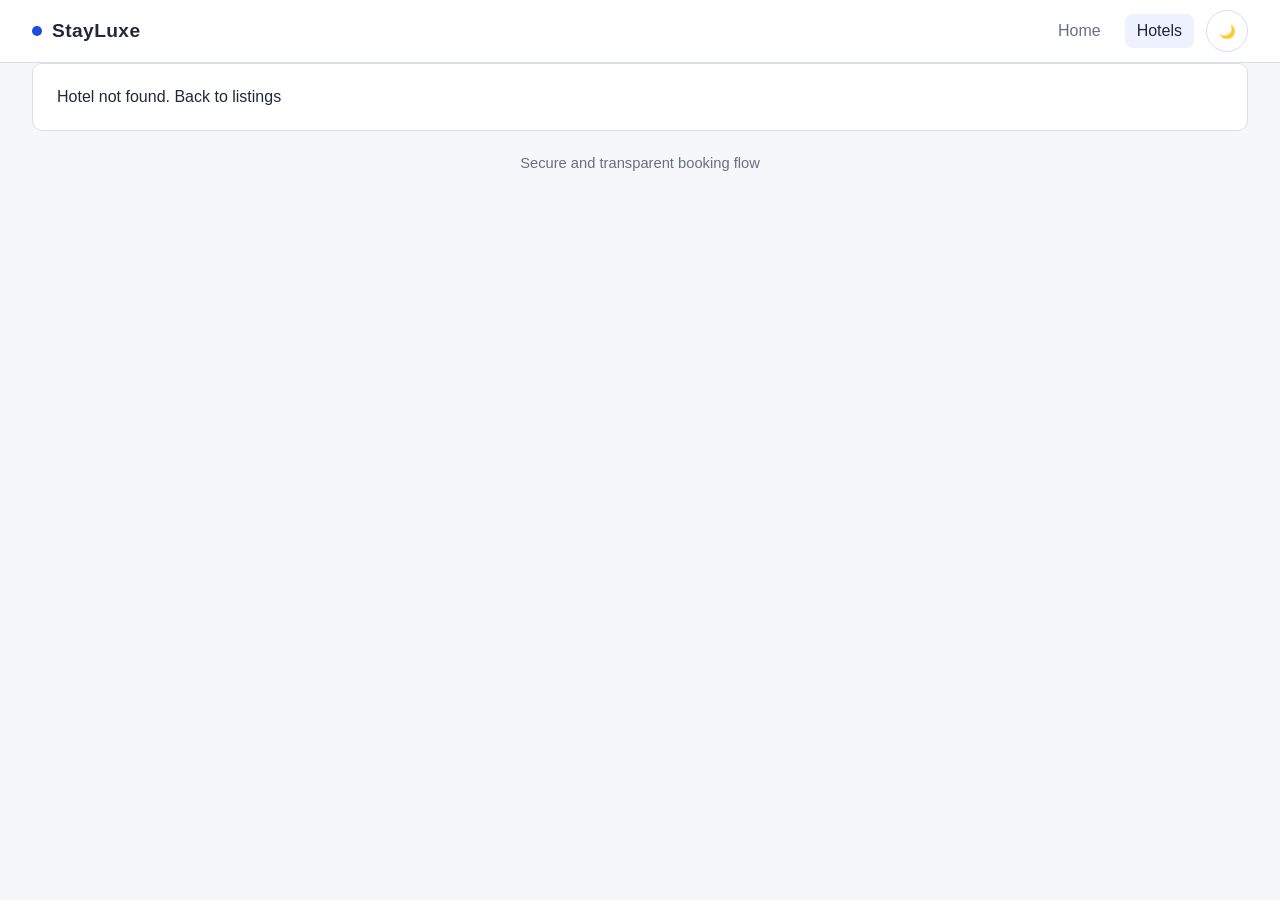
<file: booking.html>
<!DOCTYPE html>
<html lang="en">
  <head>
    <meta charset="UTF-8" />
    <meta name="viewport" content="width=device-width, initial-scale=1.0" />
    <title>StayLuxe • Booking</title>
    <link rel="stylesheet" href="styles/main.css" />
  </head>
  <body>
    <header class="navbar">
      <div class="container nav-inner">
        <a href="index.html" class="brand" data-transition>
          <span class="brand-dot"></span>
          <span>StayLuxe</span>
        </a>
        <nav class="nav-links">
          <a class="nav-link" href="index.html" data-transition>Home</a>
          <a class="nav-link active" href="listings.html" data-transition>Hotels</a>
          <button class="theme-toggle" data-theme-toggle aria-label="Toggle dark mode">🌙</button>
        </nav>
      </div>
    </header>

    <main class="container" data-booking-root>
      <div class="skeleton" style="margin-top:30px"></div>
    </main>

    <footer class="footer">Secure and transparent booking flow</footer>
    <div data-toast-root></div>

    <script type="module" src="js/booking.js"></script>
  </body>
</html>
</file>
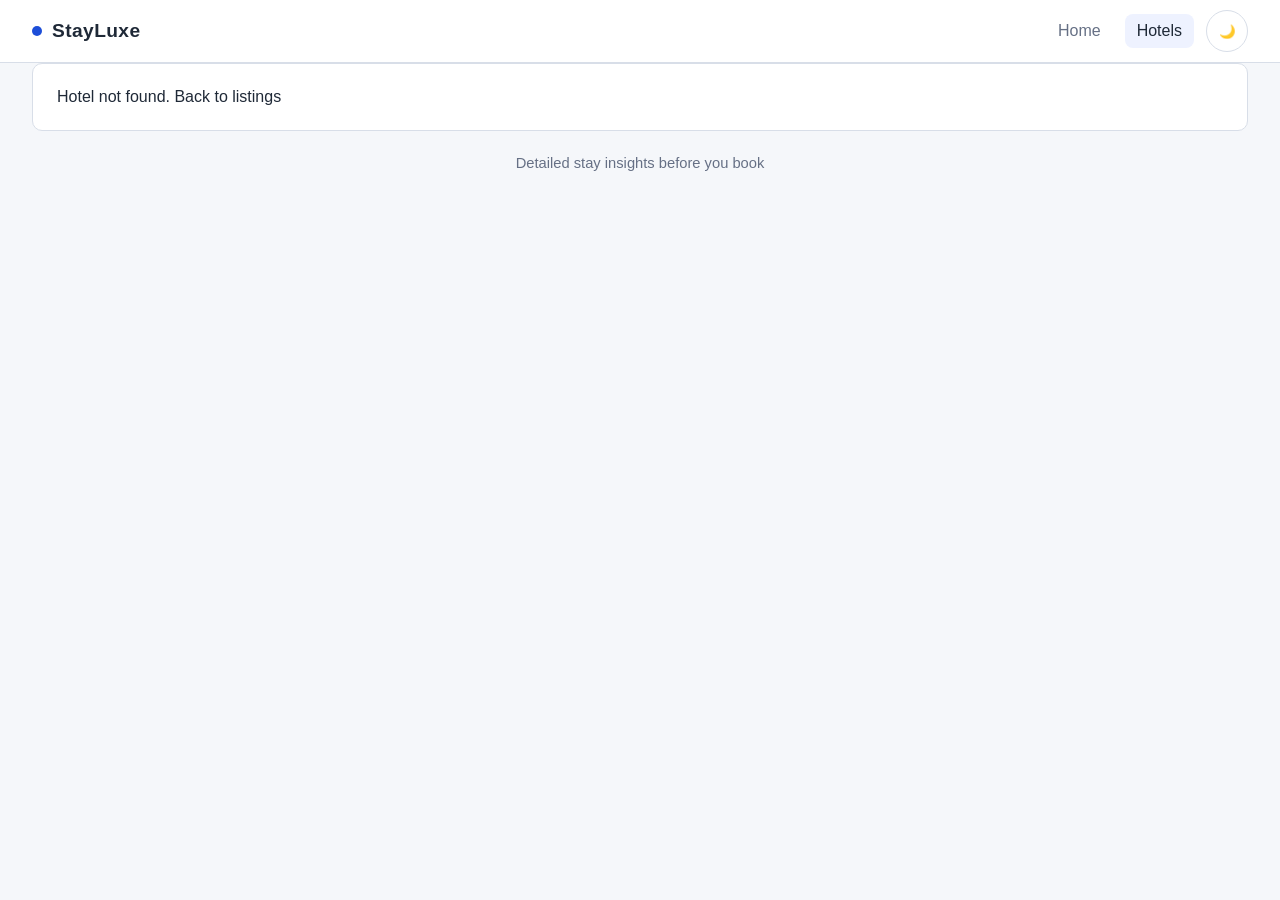
<file: details.html>
<!DOCTYPE html>
<html lang="en">
  <head>
    <meta charset="UTF-8" />
    <meta name="viewport" content="width=device-width, initial-scale=1.0" />
    <title>StayLuxe • Hotel Details</title>
    <link rel="stylesheet" href="styles/main.css" />
  </head>
  <body>
    <header class="navbar">
      <div class="container nav-inner">
        <a href="index.html" class="brand" data-transition>
          <span class="brand-dot"></span>
          <span>StayLuxe</span>
        </a>
        <nav class="nav-links">
          <a class="nav-link" href="index.html" data-transition>Home</a>
          <a class="nav-link active" href="listings.html" data-transition>Hotels</a>
          <button class="theme-toggle" data-theme-toggle aria-label="Toggle dark mode">🌙</button>
        </nav>
      </div>
    </header>

    <main class="container" data-detail-root>
      <div class="skeleton" style="margin-top:30px"></div>
    </main>

    <footer class="footer">Detailed stay insights before you book</footer>
    <div data-toast-root></div>

    <script type="module" src="js/details.js"></script>
  </body>
</html>
</file>
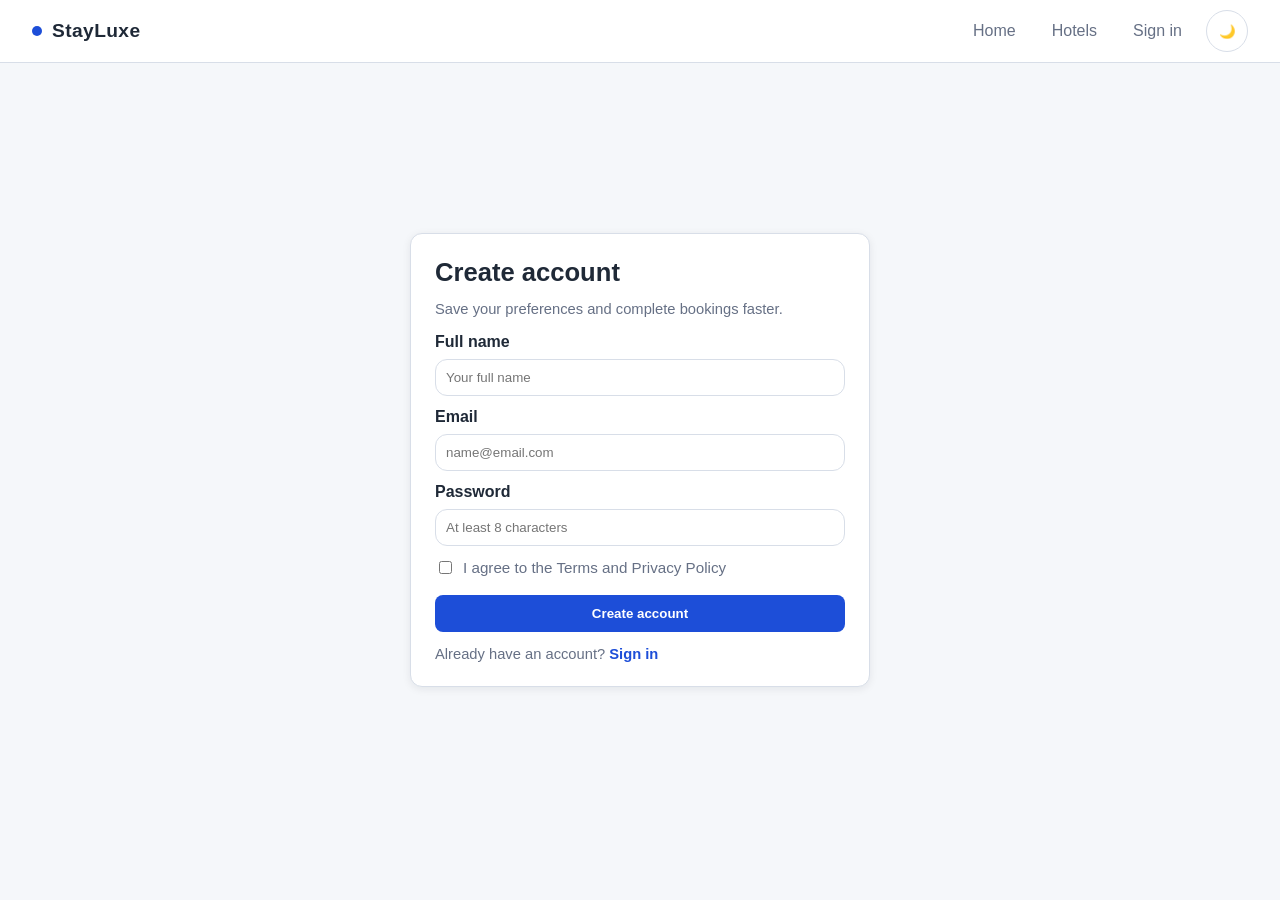
<file: register.html>
<!DOCTYPE html>
<html lang="en">
  <head>
    <meta charset="UTF-8" />
    <meta name="viewport" content="width=device-width, initial-scale=1.0" />
    <title>StayLuxe • Register</title>
    <link rel="stylesheet" href="styles/main.css" />
  </head>
  <body>
    <header class="navbar">
      <div class="container nav-inner">
        <a href="index.html" class="brand" data-transition>
          <span class="brand-dot"></span>
          <span>StayLuxe</span>
        </a>
        <nav class="nav-links">
          <a class="nav-link" href="index.html" data-transition>Home</a>
          <a class="nav-link" href="listings.html" data-transition>Hotels</a>
          <a class="nav-link" href="signin.html" data-transition>Sign in</a>
          <button class="theme-toggle" data-theme-toggle aria-label="Toggle dark mode">🌙</button>
        </nav>
      </div>
    </header>

    <main class="container auth-page">
      <section class="auth-card" data-animate>
        <h1>Create account</h1>
        <p class="meta">Save your preferences and complete bookings faster.</p>

        <form class="auth-form" data-register-form>
          <label class="field">
            <span class="label">Full name</span>
            <input class="input" type="text" name="name" required placeholder="Your full name" />
          </label>

          <label class="field">
            <span class="label">Email</span>
            <input class="input" type="email" name="email" required placeholder="name@email.com" />
          </label>

          <label class="field">
            <span class="label">Password</span>
            <input class="input" type="password" name="password" required placeholder="At least 8 characters" minlength="8" />
          </label>

          <label class="checkbox-row">
            <input type="checkbox" name="agree" required />
            <span>I agree to the Terms and Privacy Policy</span>
          </label>

          <button class="btn btn-primary ripple" type="submit">Create account</button>
        </form>

        <p class="auth-switch">Already have an account? <a href="signin.html" data-transition>Sign in</a></p>
      </section>
    </main>

    <div data-toast-root></div>
    <script type="module" src="js/auth.js"></script>
  </body>
</html>
</file>
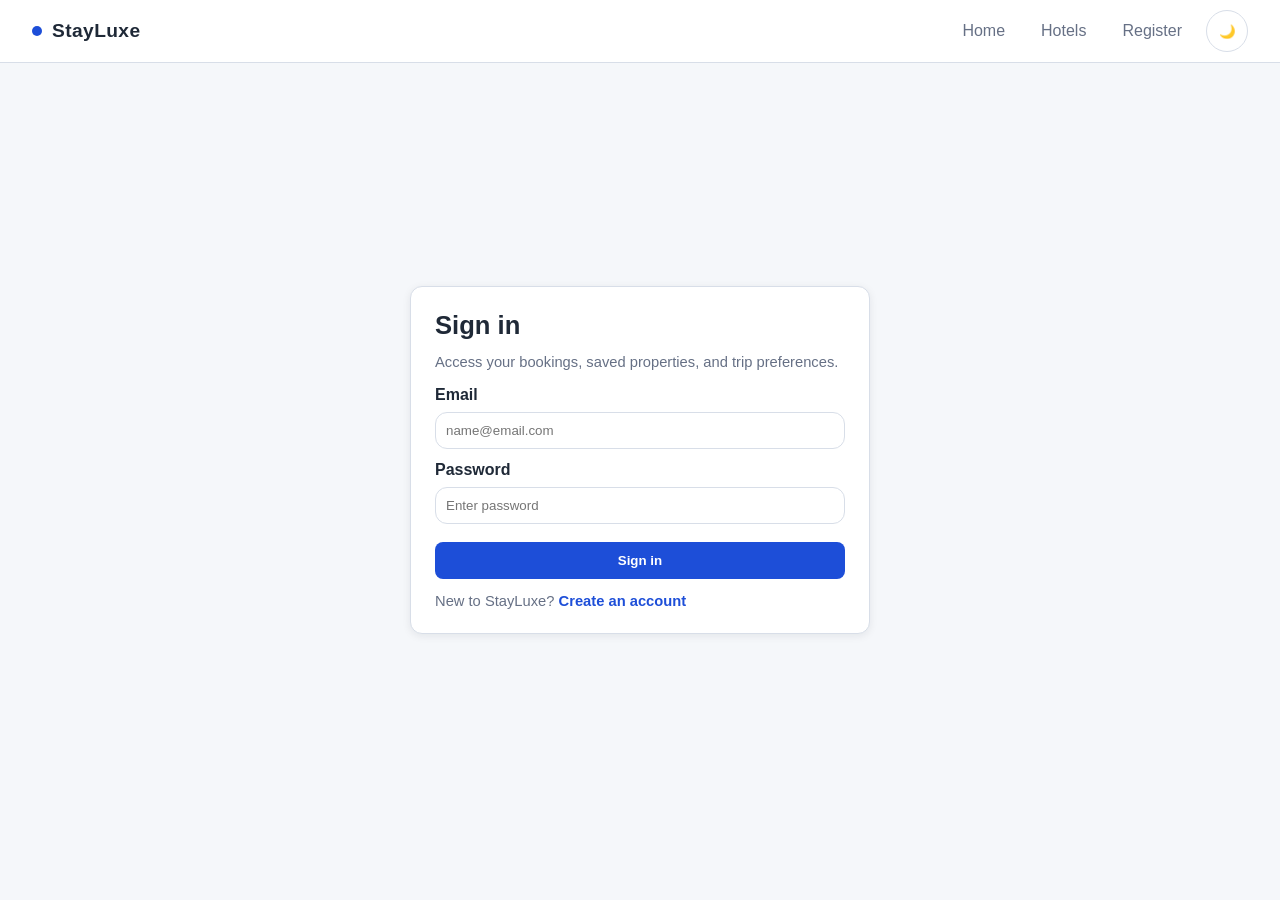
<file: signin.html>
<!DOCTYPE html>
<html lang="en">
  <head>
    <meta charset="UTF-8" />
    <meta name="viewport" content="width=device-width, initial-scale=1.0" />
    <title>StayLuxe • Sign in</title>
    <link rel="stylesheet" href="styles/main.css" />
  </head>
  <body>
    <header class="navbar">
      <div class="container nav-inner">
        <a href="index.html" class="brand" data-transition>
          <span class="brand-dot"></span>
          <span>StayLuxe</span>
        </a>
        <nav class="nav-links">
          <a class="nav-link" href="index.html" data-transition>Home</a>
          <a class="nav-link" href="listings.html" data-transition>Hotels</a>
          <a class="nav-link" href="register.html" data-transition>Register</a>
          <button class="theme-toggle" data-theme-toggle aria-label="Toggle dark mode">🌙</button>
        </nav>
      </div>
    </header>

    <main class="container auth-page">
      <section class="auth-card" data-animate>
        <h1>Sign in</h1>
        <p class="meta">Access your bookings, saved properties, and trip preferences.</p>

        <form class="auth-form" data-signin-form>
          <label class="field">
            <span class="label">Email</span>
            <input class="input" type="email" name="email" required placeholder="name@email.com" />
          </label>

          <label class="field">
            <span class="label">Password</span>
            <input class="input" type="password" name="password" required placeholder="Enter password" minlength="8" />
          </label>

          <button class="btn btn-primary ripple" type="submit">Sign in</button>
        </form>

        <p class="auth-switch">New to StayLuxe? <a href="register.html" data-transition>Create an account</a></p>
      </section>
    </main>

    <div data-toast-root></div>
    <script type="module" src="js/auth.js"></script>
  </body>
</html>
</file>
<file: styles/main.css>
:root {
  --bg: #f4f7ff;
  --bg-alt: #ffffff;
  --text: #111827;
  --text-soft: #5b6479;
  --primary: #4f66ff;
  --primary-2: #8b5cf6;
  --border: rgba(120, 134, 182, 0.25);
  --glass: rgba(255, 255, 255, 0.58);
  --glass-strong: rgba(255, 255, 255, 0.78);
  --shadow: 0 20px 45px rgba(30, 48, 104, 0.12);
  --radius-lg: 24px;
  --radius-md: 16px;
}

:root[data-theme="dark"] {
  --bg: #090d1a;
  --bg-alt: #12192b;
  --text: #eff3ff;
  --text-soft: #9ea9c5;
  --primary: #7b8dff;
  --primary-2: #9f7bff;
  --border: rgba(149, 164, 211, 0.24);
  --glass: rgba(23, 31, 52, 0.6);
  --glass-strong: rgba(19, 27, 46, 0.82);
  --shadow: 0 22px 44px rgba(2, 6, 18, 0.55);
}

* {
  box-sizing: border-box;
}

html,
body {
  margin: 0;
  font-family: Inter, "SF Pro Display", "Segoe UI", sans-serif;
  background: radial-gradient(circle at top right, rgba(98, 109, 255, 0.18), transparent 42%),
    radial-gradient(circle at top left, rgba(155, 93, 255, 0.16), transparent 45%),
    var(--bg);
  color: var(--text);
  min-height: 100%;
}

body {
  opacity: 0;
  transition: opacity 0.24s ease;
}

body.page-enter {
  opacity: 1;
}

body.page-exit {
  opacity: 0;
}

a {
  color: inherit;
  text-decoration: none;
}

.container {
  width: min(1180px, 92%);
  margin: 0 auto;
}

.navbar {
  position: sticky;
  top: 0;
  z-index: 100;
  padding: 14px 0;
  backdrop-filter: blur(18px);
  background: var(--glass);
  border-bottom: 1px solid var(--border);
}

.nav-inner {
  display: flex;
  justify-content: space-between;
  align-items: center;
  gap: 20px;
}

.brand {
  font-weight: 700;
  letter-spacing: 0.4px;
  font-size: 1.2rem;
  display: flex;
  align-items: center;
  gap: 10px;
}

.brand-dot {
  width: 12px;
  height: 12px;
  border-radius: 100%;
  background: linear-gradient(135deg, var(--primary), var(--primary-2));
  box-shadow: 0 0 24px rgba(99, 102, 241, 0.8);
}

.nav-links {
  display: flex;
  gap: 12px;
  align-items: center;
}

.nav-link {
  color: var(--text-soft);
  font-weight: 500;
  padding: 10px 14px;
  border-radius: 999px;
  transition: all 0.25s ease;
}

.nav-link:hover,
.nav-link.active {
  color: var(--text);
  background: var(--glass-strong);
}

.theme-toggle {
  border: 1px solid var(--border);
  background: var(--glass-strong);
  border-radius: 100px;
  width: 42px;
  height: 42px;
  cursor: pointer;
}

.hero {
  padding: 96px 0 84px;
}

.hero-banner {
  position: relative;
  padding: 120px 0 140px;
  border-radius: 32px;
  overflow: hidden;
  background: linear-gradient(130deg, rgba(35, 61, 186, 0.75), rgba(128, 73, 209, 0.72)),
    url("https://images.unsplash.com/photo-1496417263034-38ec4f0b665a?auto=format&fit=crop&w=2000&q=80") center/cover;
  box-shadow: var(--shadow);
}

.hero-content {
  text-align: center;
  color: white;
  width: min(760px, 92%);
  margin: 0 auto;
}

.hero-title {
  margin: 0;
  font-size: clamp(2rem, 4vw, 3.7rem);
  line-height: 1.05;
}

.hero-subtitle {
  margin: 16px auto 0;
  opacity: 0.9;
  font-size: 1.05rem;
}

.search-shell {
  margin: -52px auto 0;
  width: min(1080px, 94%);
  padding: 14px;
  border-radius: 999px;
  backdrop-filter: blur(20px);
  background: var(--glass);
  border: 1px solid var(--border);
  box-shadow: var(--shadow);
}

.search-bar {
  display: grid;
  grid-template-columns: 1.3fr repeat(3, 1fr) auto;
  gap: 8px;
}

.search-field {
  background: var(--glass-strong);
  border: 1px solid transparent;
  border-radius: 999px;
  padding: 10px 14px;
  display: flex;
  flex-direction: column;
}

.search-field:focus-within {
  border-color: rgba(116, 117, 255, 0.6);
}

.field-label {
  font-size: 0.75rem;
  color: var(--text-soft);
  margin-bottom: 5px;
}

.search-field input,
.search-field select {
  border: none;
  background: transparent;
  outline: none;
  color: var(--text);
  font-weight: 600;
}

.btn {
  border: none;
  border-radius: 999px;
  padding: 12px 20px;
  font-weight: 600;
  cursor: pointer;
  transition: transform 0.2s ease, box-shadow 0.25s ease, filter 0.2s ease;
  position: relative;
  overflow: hidden;
}

.btn-primary {
  background: linear-gradient(120deg, var(--primary), var(--primary-2));
  color: white;
  box-shadow: 0 14px 30px rgba(86, 92, 243, 0.45);
}

.btn-secondary {
  background: var(--glass-strong);
  color: var(--text);
  border: 1px solid var(--border);
}

.btn:hover {
  transform: translateY(-2px) scale(1.01);
  filter: brightness(1.03);
}

.section {
  padding: 76px 0;
}

.section-header {
  display: flex;
  justify-content: space-between;
  align-items: flex-end;
  margin-bottom: 24px;
  gap: 18px;
}

.section-title {
  margin: 0;
  font-size: clamp(1.5rem, 2.4vw, 2.1rem);
}

.section-subtitle {
  color: var(--text-soft);
  margin-top: 8px;
}

.dest-grid {
  display: grid;
  grid-template-columns: repeat(4, minmax(0, 1fr));
  gap: 18px;
}

.dest-card,
.hotel-card,
.glass-card,
.booking-card,
.filter-card,
.detail-main {
  border: 1px solid var(--border);
  background: var(--glass-strong);
  border-radius: var(--radius-lg);
  box-shadow: var(--shadow);
}

.dest-card {
  overflow: hidden;
  position: relative;
  min-height: 220px;
  transition: transform 0.25s ease, box-shadow 0.25s ease;
}

.dest-card img {
  width: 100%;
  height: 100%;
  object-fit: cover;
}

.dest-overlay {
  position: absolute;
  inset: auto 0 0 0;
  padding: 16px;
  color: white;
  background: linear-gradient(180deg, transparent, rgba(15, 18, 36, 0.88));
}

.dest-card:hover,
.hotel-card:hover {
  transform: translateY(-6px) scale(1.01);
}

.carousel {
  display: flex;
  gap: 16px;
  overflow-x: auto;
  scroll-snap-type: x mandatory;
  padding-bottom: 6px;
}

.carousel::-webkit-scrollbar {
  height: 8px;
}

.carousel::-webkit-scrollbar-thumb {
  background: rgba(113, 129, 195, 0.45);
  border-radius: 999px;
}

.hotel-card {
  min-width: 315px;
  overflow: hidden;
  transition: transform 0.25s ease, box-shadow 0.25s ease;
  display: flex;
  flex-direction: column;
  position: relative;
  scroll-snap-align: start;
}

.hotel-img {
  height: 206px;
  width: 100%;
  object-fit: cover;
}

.card-body {
  padding: 16px;
  display: grid;
  gap: 12px;
}

.card-head {
  display: flex;
  justify-content: space-between;
  align-items: flex-start;
  gap: 10px;
}

.card-title {
  margin: 0;
  font-size: 1.1rem;
}

.badge {
  border-radius: 999px;
  font-size: 0.8rem;
  font-weight: 700;
  padding: 6px 11px;
  color: white;
  background: linear-gradient(120deg, var(--primary), var(--primary-2));
}

.price {
  font-size: 1.3rem;
  font-weight: 700;
}

.meta {
  color: var(--text-soft);
  font-size: 0.92rem;
}

.favorite-btn {
  position: absolute;
  top: 12px;
  right: 12px;
  border: none;
  border-radius: 50%;
  width: 38px;
  height: 38px;
  cursor: pointer;
  background: rgba(14, 19, 37, 0.5);
  color: #fff;
  backdrop-filter: blur(8px);
}

.favorite-btn.active {
  background: rgba(230, 74, 113, 0.88);
}

.list-layout {
  display: grid;
  grid-template-columns: 310px 1fr;
  gap: 20px;
  align-items: start;
  padding-top: 34px;
}

.sidebar {
  position: sticky;
  top: 88px;
}

.filter-card {
  padding: 18px;
}

.filter-block {
  margin-bottom: 18px;
}

.filter-title {
  margin: 0 0 8px;
  font-size: 0.92rem;
  color: var(--text-soft);
  text-transform: uppercase;
  letter-spacing: 0.07em;
}

.input,
.select {
  width: 100%;
  border: 1px solid var(--border);
  border-radius: 12px;
  background: transparent;
  color: var(--text);
  padding: 10px;
}

.range-value {
  margin-top: 8px;
  color: var(--text-soft);
  font-size: 0.92rem;
}

.checkbox-list {
  display: grid;
  gap: 8px;
}

.checkbox-row {
  display: flex;
  gap: 8px;
  align-items: center;
  color: var(--text-soft);
  font-size: 0.95rem;
}

.results-top {
  display: flex;
  justify-content: space-between;
  align-items: center;
  gap: 14px;
  margin-bottom: 14px;
}

.hotels-grid {
  display: grid;
  grid-template-columns: repeat(2, minmax(0, 1fr));
  gap: 18px;
}

.skeleton {
  border-radius: var(--radius-lg);
  min-height: 340px;
  position: relative;
  overflow: hidden;
  border: 1px solid var(--border);
  background: rgba(167, 177, 214, 0.18);
}

.skeleton::after {
  content: "";
  position: absolute;
  inset: 0;
  transform: translateX(-100%);
  background: linear-gradient(90deg, transparent, rgba(255, 255, 255, 0.35), transparent);
  animation: shimmer 1.6s infinite;
}

@keyframes shimmer {
  100% {
    transform: translateX(100%);
  }
}

.details-layout {
  display: grid;
  grid-template-columns: 1fr 340px;
  gap: 24px;
  padding-top: 28px;
}

.gallery {
  position: relative;
  overflow: hidden;
  border-radius: var(--radius-lg);
  border: 1px solid var(--border);
}

.gallery img {
  width: 100%;
  height: 420px;
  object-fit: cover;
}

.gallery-controls {
  position: absolute;
  inset: auto 12px 12px auto;
  display: flex;
  gap: 8px;
}

.gallery-dot {
  width: 10px;
  height: 10px;
  border-radius: 100%;
  border: 1px solid rgba(255, 255, 255, 0.6);
  background: rgba(255, 255, 255, 0.4);
  cursor: pointer;
}

.gallery-dot.active {
  background: white;
}

.detail-main {
  padding: 20px;
}

.amenity-pills {
  display: flex;
  flex-wrap: wrap;
  gap: 10px;
}

.pill {
  border-radius: 999px;
  padding: 8px 12px;
  border: 1px solid var(--border);
  background: var(--glass);
  color: var(--text-soft);
}

.booking-card {
  padding: 18px;
  position: sticky;
  top: 90px;
}

.review-list {
  display: grid;
  gap: 12px;
}

.review-card {
  padding: 14px;
  border: 1px solid var(--border);
  border-radius: 14px;
  background: var(--glass);
}

.form-grid {
  display: grid;
  grid-template-columns: repeat(2, minmax(0, 1fr));
  gap: 14px;
}

.form-grid .full {
  grid-column: 1 / -1;
}

.field {
  display: grid;
  gap: 8px;
}

.label {
  font-weight: 600;
}

.guest-selector {
  display: flex;
  align-items: center;
  gap: 8px;
}

.icon-btn {
  width: 36px;
  height: 36px;
  border-radius: 12px;
  border: 1px solid var(--border);
  background: var(--glass);
  cursor: pointer;
}

.price-breakdown {
  display: grid;
  gap: 8px;
  margin-top: 16px;
}

.breakdown-row {
  display: flex;
  justify-content: space-between;
  color: var(--text-soft);
}

.breakdown-total {
  display: flex;
  justify-content: space-between;
  padding-top: 10px;
  margin-top: 8px;
  border-top: 1px dashed var(--border);
  font-weight: 700;
}

.toast {
  position: fixed;
  right: 18px;
  bottom: 18px;
  border-radius: 12px;
  padding: 11px 14px;
  color: white;
  font-weight: 600;
  background: linear-gradient(120deg, var(--primary), var(--primary-2));
  box-shadow: var(--shadow);
  transform: translateY(20px);
  opacity: 0;
  transition: all 0.25s ease;
  z-index: 220;
}

.toast.visible {
  opacity: 1;
  transform: translateY(0);
}

.ripple-circle {
  position: absolute;
  border-radius: 100%;
  pointer-events: none;
  background: rgba(255, 255, 255, 0.45);
  transform: scale(0);
  animation: ripple 0.52s linear;
}

@keyframes ripple {
  to {
    transform: scale(3);
    opacity: 0;
  }
}

[data-animate] {
  opacity: 0;
  transform: translateY(18px);
  transition: all 0.6s ease;
}

[data-animate].in-view {
  opacity: 1;
  transform: translateY(0);
}

.glow-hover {
  transition: box-shadow 0.25s ease;
}

.glow-hover:hover {
  box-shadow: 0 22px 44px rgba(102, 109, 255, 0.25);
}

.footer {
  padding: 38px 0 54px;
  color: var(--text-soft);
  text-align: center;
}

@media (max-width: 1040px) {
  .search-shell {
    border-radius: 28px;
  }

  .search-bar {
    grid-template-columns: 1fr 1fr;
    gap: 10px;
  }

  .dest-grid,
  .hotels-grid {
    grid-template-columns: 1fr 1fr;
  }

  .list-layout,
  .details-layout {
    grid-template-columns: 1fr;
  }

  .sidebar,
  .booking-card {
    position: static;
  }
}

@media (max-width: 720px) {
  .nav-inner {
    flex-wrap: wrap;
  }

  .search-bar,
  .form-grid,
  .dest-grid,
  .hotels-grid {
    grid-template-columns: 1fr;
  }

  .hero-banner {
    padding: 94px 0 108px;
  }

  .gallery img {
    height: 260px;
  }
}

/* Practical product overrides */
:root {
  --bg: #f5f7fa;
  --bg-alt: #ffffff;
  --text: #1f2937;
  --text-soft: #667085;
  --primary: #1d4ed8;
  --primary-2: #1d4ed8;
  --border: #d8dee8;
  --glass: #ffffff;
  --glass-strong: #ffffff;
  --shadow: 0 2px 8px rgba(17, 24, 39, 0.08);
  --radius-lg: 12px;
  --radius-md: 10px;
}

:root[data-theme="dark"] {
  --bg: #0f1723;
  --bg-alt: #152033;
  --text: #e7edf8;
  --text-soft: #94a3bc;
  --primary: #3b82f6;
  --primary-2: #3b82f6;
  --border: #2d3d57;
  --glass: #152033;
  --glass-strong: #152033;
  --shadow: 0 3px 10px rgba(0, 0, 0, 0.35);
}

html,
body {
  background: var(--bg);
}

.container {
  width: min(1240px, 95%);
}

.navbar {
  backdrop-filter: none;
  background: var(--bg-alt);
  padding: 10px 0;
}

.brand-dot {
  width: 10px;
  height: 10px;
  box-shadow: none;
  background: var(--primary);
}

.nav-link {
  padding: 8px 12px;
  border-radius: 8px;
}

.nav-link:hover,
.nav-link.active {
  background: #eef2ff;
}

:root[data-theme="dark"] .nav-link:hover,
:root[data-theme="dark"] .nav-link.active {
  background: #23324a;
}

.hero {
  padding: 28px 0 16px;
}

.hero-banner {
  border-radius: 12px;
  padding: 34px 0 74px;
  box-shadow: var(--shadow);
  background: linear-gradient(rgba(20, 31, 52, 0.45), rgba(20, 31, 52, 0.55)),
    url("https://images.unsplash.com/photo-1496417263034-38ec4f0b665a?auto=format&fit=crop&w=2000&q=80") center/cover;
}

.hero-title {
  font-size: clamp(1.55rem, 2.8vw, 2.3rem);
  line-height: 1.2;
}

.hero-subtitle {
  font-size: 0.96rem;
  max-width: 720px;
}

.search-shell {
  margin: -40px auto 0;
  border-radius: 10px;
  background: var(--bg-alt);
  border: 1px solid var(--border);
  padding: 10px;
  box-shadow: var(--shadow);
}

.search-shell.compact-search {
  margin-top: 18px;
}

.search-bar,
.search-bar.search-bar-compact {
  grid-template-columns: 1.35fr repeat(3, 1fr) auto;
  gap: 8px;
}

.search-field {
  border: 1px solid var(--border);
  background: var(--bg-alt);
  border-radius: 8px;
  padding: 8px 10px;
}

.field-label {
  margin-bottom: 3px;
  font-size: 0.7rem;
}

.btn {
  border-radius: 8px;
  padding: 11px 14px;
  transform: none !important;
}

.btn-primary {
  background: var(--primary);
  box-shadow: none;
}

.btn-secondary {
  background: var(--bg-alt);
}

.btn:hover {
  filter: brightness(0.98);
}

.section {
  padding: 28px 0;
}

.section-header {
  margin-bottom: 14px;
}

.section-title {
  font-size: clamp(1.2rem, 2vw, 1.7rem);
}

.section-subtitle {
  margin-top: 4px;
  font-size: 0.95rem;
}

.dest-grid {
  gap: 12px;
}

.dest-card,
.hotel-card,
.glass-card,
.booking-card,
.filter-card,
.detail-main,
.review-card {
  border-radius: 10px;
  background: var(--bg-alt);
  border: 1px solid var(--border);
  box-shadow: none;
}

.dest-card {
  min-height: 180px;
}

.dest-card:hover,
.hotel-card:hover {
  transform: translateY(-2px);
}

.carousel {
  gap: 12px;
}

.hotel-card {
  min-width: 360px;
}

.hotel-img {
  height: 182px;
}

.card-body {
  padding: 12px;
  gap: 8px;
}

.favorite-btn {
  background: rgba(17, 24, 39, 0.72);
}

.badge {
  font-size: 0.78rem;
  padding: 5px 9px;
  background: #0f766e;
}

.badge-stack {
  position: absolute;
  top: 10px;
  left: 10px;
  display: flex;
  flex-direction: column;
  gap: 6px;
}

.status-badge {
  font-size: 0.72rem;
  font-weight: 700;
  color: #fff;
  border-radius: 6px;
  padding: 4px 7px;
}

.badge-neutral {
  background: rgba(22, 78, 99, 0.92);
}

.badge-value {
  background: rgba(21, 128, 61, 0.92);
}

.hotel-card-dense {
  min-width: 100%;
}

.hotel-card-dense .hotel-media-wrap {
  position: relative;
}

.dense-body {
  display: grid;
  grid-template-columns: 1.5fr minmax(220px, 0.8fr);
  gap: 16px;
}

.rating-row {
  display: flex;
  align-items: center;
  flex-wrap: wrap;
  gap: 7px;
}

.amenities-inline {
  display: flex;
  flex-wrap: wrap;
  gap: 6px;
}

.amenity-chip {
  font-size: 0.78rem;
  border: 1px solid var(--border);
  border-radius: 999px;
  padding: 4px 8px;
  color: var(--text-soft);
}

.card-side {
  display: grid;
  gap: 8px;
  align-content: start;
}

.price-line {
  display: flex;
  align-items: baseline;
  gap: 7px;
}

.old-price {
  text-decoration: line-through;
  color: var(--text-soft);
  font-size: 0.9rem;
}

.discount-line {
  color: #166534;
  font-weight: 700;
  font-size: 0.87rem;
}

.urgency-box {
  border: 1px solid #f7d7d5;
  background: #fff6f6;
  border-radius: 8px;
  padding: 8px;
}

:root[data-theme="dark"] .urgency-box {
  background: #2b1f23;
  border-color: #654148;
}

.urgency {
  color: #b42318;
  font-weight: 700;
  font-size: 0.86rem;
}

.search-summary {
  margin: 12px 0 0;
  color: var(--text-soft);
  font-size: 0.93rem;
}

.list-layout {
  gap: 16px;
  padding-top: 14px;
  align-items: start;
}

.filter-card {
  padding: 14px;
}

.filter-title {
  margin-bottom: 6px;
  font-size: 0.75rem;
}

.results-top {
  margin-bottom: 10px;
}

.hotels-grid {
  grid-template-columns: 1fr;
  gap: 12px;
}

.detail-flags {
  display: flex;
  flex-wrap: wrap;
  align-items: center;
  gap: 8px;
  margin: 10px 0;
}

.value-strip {
  display: flex;
  justify-content: space-between;
  flex-wrap: wrap;
  gap: 10px;
  margin-bottom: 14px;
  border: 1px solid var(--border);
  background: #f8fafc;
  border-radius: 8px;
  padding: 8px 10px;
}

:root[data-theme="dark"] .value-strip {
  background: #1c2a3f;
}

.toast {
  background: #1f2937;
}

.glow-hover:hover {
  box-shadow: none;
}

.footer {
  padding: 24px 0 32px;
  font-size: 0.92rem;
}

@media (max-width: 1100px) {
  .search-bar,
  .search-bar.search-bar-compact,
  .dense-body {
    grid-template-columns: 1fr 1fr;
  }

  .list-layout,
  .details-layout {
    grid-template-columns: 1fr;
  }

  .sidebar,
  .booking-card {
    position: static;
  }
}

@media (max-width: 760px) {
  .search-bar,
  .search-bar.search-bar-compact,
  .dest-grid,
  .dense-body,
  .form-grid {
    grid-template-columns: 1fr;
  }

  .hotel-card {
    min-width: 100%;
  }
}

/* Booking-inspired home layout */
.booking-home {
  background: #f2f2f2;
  color: #1a1a1a;
  --bk-hero-bg: #16343a;
  --bk-primary: #0f766e;
  --bk-primary-soft: #ecfdf5;
  --bk-primary-dark: #115e59;
}

.booking-home a {
  text-decoration: none;
}

.booking-home .bk-wrap {
  width: min(1060px, 94%);
  margin: 0 auto;
}

.booking-home .bk-hero {
  background: var(--bk-hero-bg);
  color: #fff;
  padding: 18px 0 28px;
  border-bottom: 1px solid rgba(255, 255, 255, 0.14);
}

.booking-home .bk-topline {
  display: flex;
  align-items: center;
  justify-content: space-between;
  gap: 16px;
  margin-bottom: 12px;
}

.booking-home .bk-logo {
  font-size: 2rem;
  font-weight: 700;
  color: #fff;
  display: inline-flex;
  align-items: center;
  gap: 8px;
}

.booking-home .bk-logo-mark {
  width: 22px;
  height: 22px;
  border-radius: 6px;
  display: inline-grid;
  place-items: center;
  font-size: 0.8rem;
  line-height: 1;
  color: #fff;
  background: linear-gradient(135deg, #34d399, #0f766e);
}

.booking-home .bk-head-actions {
  display: flex;
  align-items: center;
  gap: 8px;
  flex-wrap: wrap;
}

.booking-home .bk-head-actions > * {
  white-space: nowrap;
}

.booking-home .bk-link-btn,
.booking-home .bk-outline-btn,
.booking-home .bk-solid-btn {
  border: 1px solid transparent;
  background: transparent;
  color: inherit;
  border-radius: 4px;
  cursor: pointer;
  font-size: 0.93rem;
  padding: 8px 12px;
}

.booking-home .bk-outline-btn {
  background: #fff;
  color: var(--bk-primary);
}

.booking-home .bk-solid-btn {
  background: var(--bk-primary);
  color: #fff;
}

.booking-home .bk-service-tabs {
  display: flex;
  gap: 8px;
  flex-wrap: wrap;
  margin-bottom: 26px;
}

.booking-home .bk-service-tab {
  border: 1px solid transparent;
  color: #fff;
  background: transparent;
  border-radius: 999px;
  padding: 10px 14px;
  font-size: 0.94rem;
  cursor: pointer;
}

.booking-home .bk-service-tab.active {
  border-color: #fff;
  background: rgba(255, 255, 255, 0.1);
}

.booking-home .bk-hero-copy h1 {
  font-size: clamp(2rem, 5vw, 3.2rem);
  margin: 0;
}

.booking-home .bk-hero-copy p {
  font-size: 1rem;
  margin: 8px 0 18px;
}

.booking-home .bk-search-shell {
  display: grid;
  grid-template-columns: 1.4fr 1.2fr 1.15fr auto;
  gap: 2px;
  border: 4px solid #febb02;
  border-radius: 8px;
  background: #febb02;
  overflow: hidden;
}

.booking-home .bk-field {
  background: #fff;
  color: #1a1a1a;
  padding: 9px 10px;
  display: grid;
  gap: 4px;
}

.booking-home .bk-field > span {
  font-size: 0.78rem;
  color: #5e6b7a;
}

.booking-home .bk-field input,
.booking-home .bk-field select {
  border: none;
  outline: none;
  font-size: 0.96rem;
  background: transparent;
}

.booking-home .bk-date-row {
  display: grid;
  grid-template-columns: 1fr 1fr;
  gap: 8px;
}

.booking-home .bk-search-btn {
  border: none;
  background: var(--bk-primary);
  color: #fff;
  font-size: 1.7rem;
  font-weight: 600;
  padding: 0 28px;
  cursor: pointer;
}

.booking-home .bk-search-btn:hover,
.booking-home .bk-solid-btn:hover {
  background: var(--bk-primary-dark);
}

.booking-home .bk-checkline {
  display: inline-flex;
  align-items: center;
  gap: 8px;
  margin-top: 12px;
  font-size: 0.92rem;
}

.booking-home .bk-main {
  padding: 18px 0 0;
}

.booking-home .bk-section {
  margin-bottom: 20px;
}

.booking-home .bk-section h2 {
  margin: 0 0 8px;
  font-size: 2rem;
}

.booking-home .bk-subtext {
  margin: 0 0 10px;
  color: #5e6b7a;
}

.booking-home .bk-why-grid {
  display: grid;
  grid-template-columns: repeat(4, minmax(0, 1fr));
  gap: 12px;
}

.booking-home .bk-why-card {
  background: #fff;
  border: 1px solid #d7dbe0;
  border-radius: 8px;
  padding: 14px;
}

.booking-home .bk-why-card h3 {
  margin: 0 0 8px;
  font-size: 1rem;
}

.booking-home .bk-why-card p {
  margin: 0;
  color: #5e6b7a;
  font-size: 0.92rem;
  line-height: 1.4;
}

.booking-home .bk-trending-grid {
  display: grid;
  grid-template-columns: repeat(6, minmax(0, 1fr));
  gap: 10px;
}

.booking-home .bk-trend-card {
  position: relative;
  border-radius: 8px;
  overflow: hidden;
  min-height: 178px;
  border: 1px solid #d7dbe0;
}

.booking-home .bk-trend-card.large {
  grid-column: span 3;
  min-height: 224px;
}

.booking-home .bk-trend-card.small {
  grid-column: span 2;
}

.booking-home .bk-trend-card img {
  width: 100%;
  height: 100%;
  object-fit: cover;
  transition: transform 0.2s ease;
}

.booking-home .bk-trend-card:hover img {
  transform: scale(1.02);
}

.booking-home .bk-trend-overlay {
  position: absolute;
  inset: auto 0 0 0;
  background: linear-gradient(180deg, transparent, rgba(0, 0, 0, 0.72));
  color: #fff;
  display: flex;
  justify-content: space-between;
  align-items: end;
  padding: 10px;
}

.booking-home .bk-trend-overlay strong {
  font-size: 1.05rem;
}

.booking-home .bk-trend-overlay span {
  font-size: 0.8rem;
}

.booking-home .bk-genius-box {
  border: 1px solid #d7dbe0;
  border-radius: 8px;
  background: #fff;
  padding: 14px;
  display: flex;
  justify-content: space-between;
  align-items: center;
  gap: 16px;
}

.booking-home .bk-genius-box h3 {
  margin: 0;
}

.booking-home .bk-genius-box p {
  margin: 8px 0 10px;
  color: #5e6b7a;
}

.booking-home .bk-inline-actions {
  display: flex;
  gap: 8px;
}

.booking-home .bk-genius-pill {
  background: #14532d;
  color: #fff;
  border-radius: 10px;
  padding: 12px 14px;
  font-weight: 700;
}

.booking-home .bk-popular-tabs {
  display: flex;
  flex-wrap: wrap;
  gap: 8px;
  margin-bottom: 12px;
}

.booking-home .bk-pop-tab {
  border: 1px solid transparent;
  background: transparent;
  border-radius: 999px;
  padding: 8px 12px;
  cursor: pointer;
  color: #1a1a1a;
}

.booking-home .bk-pop-tab.active {
  border-color: var(--bk-primary);
  color: var(--bk-primary);
  background: var(--bk-primary-soft);
}

.booking-home .bk-city-grid {
  display: grid;
  grid-template-columns: repeat(5, minmax(0, 1fr));
  gap: 9px 18px;
}

.booking-home .bk-city-grid a {
  color: #1a1a1a;
  font-size: 0.92rem;
}

.booking-home .bk-city-grid a:hover {
  text-decoration: underline;
}

.booking-home .bk-show-more {
  margin-top: 10px;
  border: none;
  background: transparent;
  color: var(--bk-primary);
  cursor: pointer;
  font-size: 0.93rem;
}

.booking-home .bk-footer {
  border-top: 1px solid #d7dbe0;
  background: #ebebeb;
  padding: 16px 0;
  margin-top: 16px;
}

.booking-home .bk-footer-columns {
  display: grid;
  grid-template-columns: repeat(5, minmax(0, 1fr));
  gap: 20px;
}

.booking-home .bk-footer-columns h4 {
  margin: 0 0 8px;
  font-size: 0.95rem;
}

.booking-home .bk-footer-columns a {
  display: block;
  color: #2f3d4e;
  font-size: 0.87rem;
  margin-bottom: 6px;
}

.booking-home .bk-footer-bottom {
  margin-top: 14px;
  border-top: 1px solid #d7dbe0;
  padding-top: 10px;
  display: flex;
  justify-content: space-between;
  color: #536273;
  font-size: 0.84rem;
}

@media (max-width: 960px) {
  .booking-home .bk-search-shell {
    grid-template-columns: 1fr 1fr;
  }

  .booking-home .bk-search-btn {
    min-height: 52px;
    font-size: 1rem;
  }

  .booking-home .bk-why-grid {
    grid-template-columns: 1fr 1fr;
  }

  .booking-home .bk-trending-grid {
    grid-template-columns: 1fr 1fr;
  }

  .booking-home .bk-trend-card.large,
  .booking-home .bk-trend-card.small {
    grid-column: span 1;
  }

  .booking-home .bk-city-grid {
    grid-template-columns: repeat(3, minmax(0, 1fr));
  }

  .booking-home .bk-footer-columns {
    grid-template-columns: repeat(2, minmax(0, 1fr));
  }
}

@media (max-width: 640px) {
  .booking-home .bk-topline {
    flex-wrap: wrap;
    align-items: flex-start;
    gap: 10px;
  }

  .booking-home .bk-head-actions {
    width: 100%;
    flex-wrap: nowrap;
    overflow-x: auto;
    padding-bottom: 2px;
    -webkit-overflow-scrolling: touch;
  }

  .booking-home .bk-head-actions::-webkit-scrollbar {
    height: 0;
  }

  .booking-home .bk-link-btn,
  .booking-home .bk-outline-btn,
  .booking-home .bk-solid-btn {
    padding: 7px 10px;
    font-size: 0.88rem;
  }

  .booking-home .bk-logo {
    font-size: 1.5rem;
  }

  .booking-home .bk-hero-copy h1 {
    font-size: 1.8rem;
  }

  .booking-home .bk-search-shell,
  .booking-home .bk-city-grid,
  .booking-home .bk-footer-columns,
  .booking-home .bk-why-grid {
    grid-template-columns: 1fr;
  }

  .booking-home .bk-date-row {
    grid-template-columns: 1fr;
  }

  .booking-home .bk-footer-bottom {
    flex-direction: column;
    gap: 4px;
  }
}

/* Auth pages */
.auth-page {
  min-height: calc(100vh - 90px);
  display: grid;
  place-items: center;
  padding: 32px 0 48px;
}

.auth-card {
  width: min(460px, 100%);
  border: 1px solid var(--border);
  background: var(--bg-alt);
  border-radius: 12px;
  padding: 24px;
  box-shadow: var(--shadow);
}

.auth-card h1 {
  margin: 0 0 8px;
  font-size: 1.6rem;
}

.auth-form {
  display: grid;
  gap: 12px;
  margin-top: 16px;
}

.auth-form .btn {
  margin-top: 6px;
}

.auth-switch {
  margin: 14px 0 0;
  font-size: 0.92rem;
  color: var(--text-soft);
}

.auth-switch a {
  color: var(--primary);
  font-weight: 600;
}

/* Gen Z uplift (homepage only) */
.booking-home {
  --bk-hero-bg: #0f1e46;
  --bk-primary: #7c3aed;
  --bk-primary-soft: #f3e8ff;
  --bk-primary-dark: #6d28d9;
  --bk-accent: #22d3ee;
  background:
    radial-gradient(1000px 500px at 10% -10%, rgba(124, 58, 237, 0.18), transparent 60%),
    radial-gradient(900px 500px at 100% 20%, rgba(34, 211, 238, 0.14), transparent 60%),
    #eef2ff;
}

.booking-home .bk-hero {
  background:
    radial-gradient(800px 400px at 85% 0%, rgba(34, 211, 238, 0.2), transparent 55%),
    radial-gradient(700px 380px at 0% 100%, rgba(124, 58, 237, 0.28), transparent 56%),
    var(--bk-hero-bg);
  border-bottom: none;
  box-shadow: 0 24px 46px rgba(15, 23, 66, 0.28);
}

.booking-home .bk-logo {
  letter-spacing: -0.02em;
}

.booking-home .bk-logo-mark {
  border-radius: 8px;
  background: linear-gradient(140deg, #22d3ee, #7c3aed 55%, #f472b6);
  box-shadow: 0 8px 22px rgba(124, 58, 237, 0.42);
}

.booking-home .bk-link-btn,
.booking-home .bk-outline-btn,
.booking-home .bk-solid-btn,
.booking-home .bk-service-tab,
.booking-home .bk-pop-tab {
  border-radius: 12px;
}

.booking-home .bk-service-tab {
  border: 1px solid rgba(255, 255, 255, 0.18);
  backdrop-filter: blur(8px);
}

.booking-home .bk-service-tab.active {
  background: rgba(255, 255, 255, 0.22);
  border-color: rgba(255, 255, 255, 0.45);
}

.booking-home .bk-hero-copy h1 {
  letter-spacing: -0.03em;
  text-wrap: balance;
}

.booking-home .bk-hero-copy p {
  color: rgba(255, 255, 255, 0.9);
}

.booking-home .bk-search-shell {
  border: 1px solid rgba(255, 255, 255, 0.22);
  background: rgba(255, 255, 255, 0.14);
  border-radius: 18px;
  backdrop-filter: blur(12px);
  box-shadow: 0 18px 36px rgba(6, 12, 34, 0.32);
}

.booking-home .bk-field {
  border-radius: 14px;
  border-right: none;
  margin: 4px;
  padding: 10px 12px;
}

.booking-home .bk-search-btn {
  margin: 4px;
  border-radius: 14px;
  background: linear-gradient(135deg, #7c3aed, #06b6d4);
  font-size: 1.55rem;
}

.booking-home .bk-search-btn:hover,
.booking-home .bk-solid-btn:hover {
  background: linear-gradient(135deg, #6d28d9, #0891b2);
}

.booking-home .bk-checkline {
  margin-top: 14px;
  background: rgba(255, 255, 255, 0.1);
  border: 1px solid rgba(255, 255, 255, 0.2);
  border-radius: 999px;
  padding: 7px 12px;
}

.booking-home .bk-section h2 {
  letter-spacing: -0.025em;
}

.booking-home .bk-why-card,
.booking-home .bk-genius-box,
.booking-home .bk-trend-card {
  border-radius: 16px;
  border: 1px solid rgba(132, 144, 174, 0.24);
  box-shadow: 0 12px 26px rgba(39, 55, 86, 0.1);
}

.booking-home .bk-why-card {
  background: rgba(255, 255, 255, 0.78);
  backdrop-filter: blur(10px);
  transition: transform 0.2s ease, box-shadow 0.2s ease;
}

.booking-home .bk-why-card:hover {
  transform: translateY(-4px);
  box-shadow: 0 16px 28px rgba(59, 72, 108, 0.16);
}

.booking-home .bk-trend-overlay {
  padding: 12px;
}

.booking-home .bk-genius-box {
  background: linear-gradient(160deg, rgba(255, 255, 255, 0.95), rgba(245, 243, 255, 0.92));
}

.booking-home .bk-genius-pill {
  background: linear-gradient(140deg, #7c3aed, #06b6d4);
  border-radius: 999px;
  padding: 10px 16px;
  box-shadow: 0 10px 20px rgba(124, 58, 237, 0.35);
}

.booking-home .bk-pop-tab.active {
  border-color: rgba(124, 58, 237, 0.35);
  background: linear-gradient(120deg, rgba(124, 58, 237, 0.14), rgba(34, 211, 238, 0.12));
}

.booking-home .bk-city-grid a {
  border-radius: 10px;
  padding: 5px 8px;
  transition: background-color 0.16s ease, transform 0.16s ease;
}

.booking-home .bk-city-grid a:hover {
  text-decoration: none;
  background: rgba(124, 58, 237, 0.08);
  transform: translateX(2px);
}

.booking-home .bk-show-more {
  border-radius: 999px;
  border: 1px solid rgba(124, 58, 237, 0.26);
  padding: 7px 12px;
}

.booking-home .bk-footer {
  background: rgba(255, 255, 255, 0.7);
  backdrop-filter: blur(8px);
  border-top: 1px solid rgba(132, 144, 174, 0.26);
}
</file>
